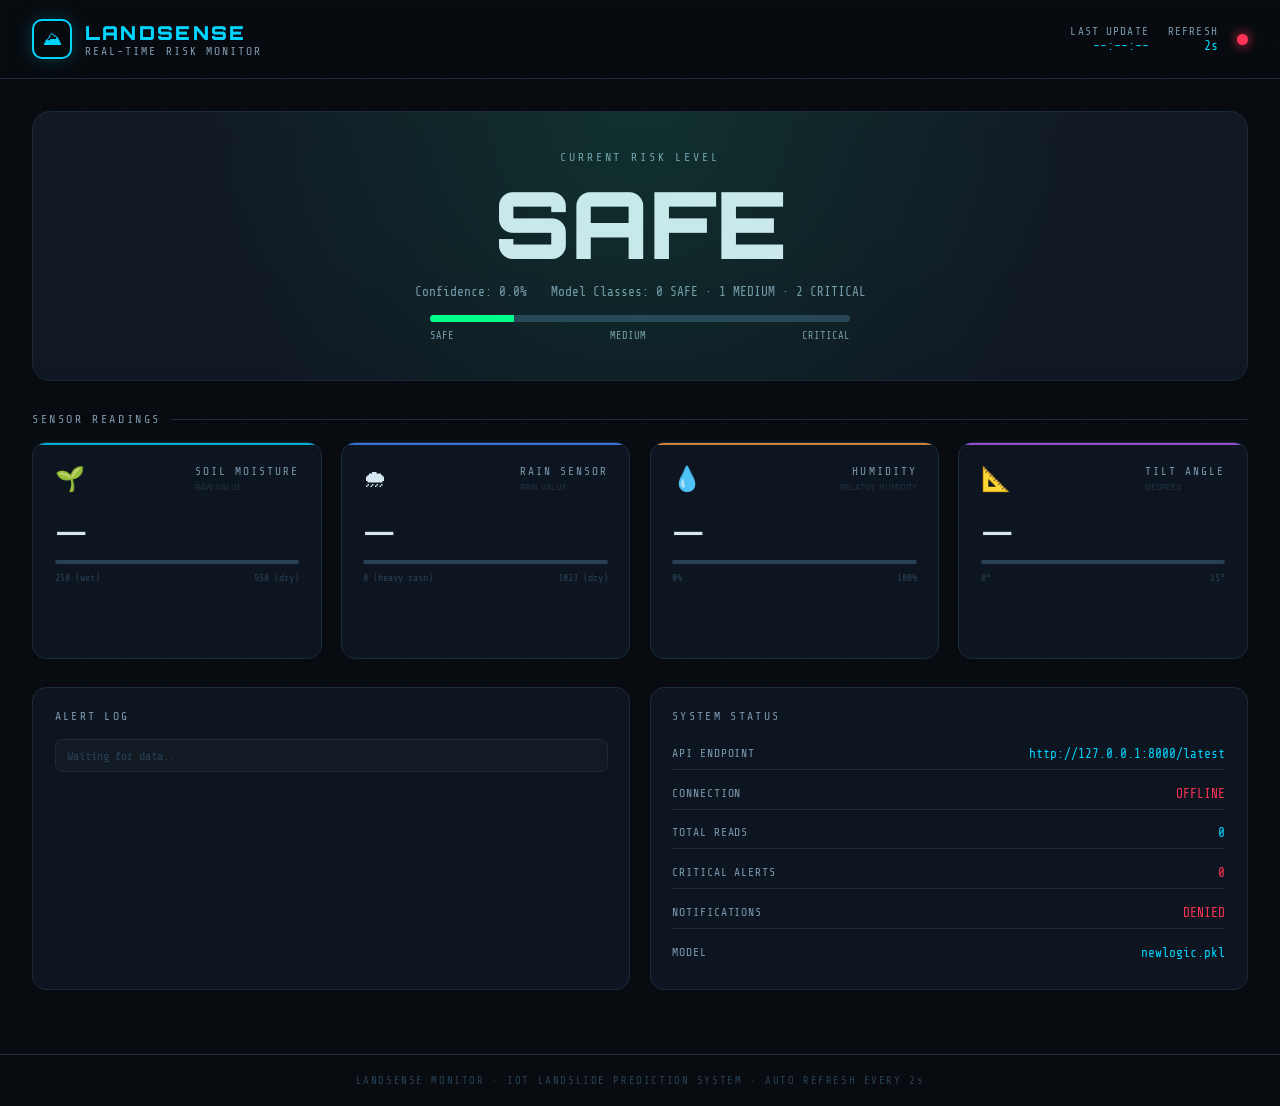
<file: index.html>
<!DOCTYPE html>
<html lang="en">
<head>
  <meta charset="UTF-8" />
  <meta name="viewport" content="width=device-width, initial-scale=1.0" />
  <title>LandSense Dashboard</title>
  <link rel="preconnect" href="https://fonts.googleapis.com">
  <link rel="preconnect" href="https://fonts.gstatic.com" crossorigin>
  <link href="https://fonts.googleapis.com/css2?family=Share+Tech+Mono&family=Rajdhani:wght@400;500;600;700&family=Orbitron:wght@500;700;900&display=swap" rel="stylesheet">
  <style>
    :root {
      --bg: #080c10;
      --surface: #0d1520;
      --surface-2: #101b28;
      --border: #1c2b3b;
      --muted: #294055;
      --text: #d7e7f2;
      --dim: #7c98ad;
      --accent: #00d4ff;
      --safe: #00ff88;
      --medium: #ffcc00;
      --critical: #ff3355;
      --font-mono: 'Share Tech Mono', monospace;
      --font-ui: 'Rajdhani', sans-serif;
      --font-hud: 'Orbitron', monospace;
      --shadow-safe: 0 0 24px rgba(0,255,136,.18);
      --shadow-medium: 0 0 24px rgba(255,204,0,.18);
      --shadow-critical: 0 0 28px rgba(255,51,85,.22);
    }
    * { box-sizing: border-box; margin: 0; padding: 0; }
    body {
      min-height: 100vh;
      background: var(--bg);
      color: var(--text);
      font-family: var(--font-ui);
      overflow-x: hidden;
      position: relative;
    }
    body::before {
      content: "";
      position: fixed;
      inset: 0;
      background-image:
        linear-gradient(rgba(0,212,255,.03) 1px, transparent 1px),
        linear-gradient(90deg, rgba(0,212,255,.03) 1px, transparent 1px);
      background-size: 40px 40px;
      pointer-events: none;
    }
    body::after {
      content: "";
      position: fixed;
      inset: 0;
      background: repeating-linear-gradient(0deg, transparent, transparent 2px, rgba(0,0,0,.06) 2px, rgba(0,0,0,.06) 4px);
      pointer-events: none;
    }
    .alert-banner {
      display: none;
      position: fixed;
      top: 0; left: 0; right: 0;
      z-index: 1000;
      background: var(--critical);
      color: #fff;
      text-align: center;
      padding: .7rem 1rem;
      font-family: var(--font-hud);
      letter-spacing: .12em;
      font-size: .85rem;
      animation: pulseBanner 1.2s ease-in-out infinite;
    }
    .alert-banner.visible { display: block; }
    @keyframes pulseBanner { 0%,100%{opacity:1} 50%{opacity:.6} }
    .high-overlay {
      display: none;
      position: fixed;
      inset: 0;
      z-index: 900;
      border: 3px solid var(--critical);
      box-shadow: inset 0 0 80px rgba(255,51,85,.18);
      pointer-events: none;
      animation: borderPulse 1s ease-in-out infinite;
    }
    .high-overlay.visible { display: block; }
    @keyframes borderPulse { 0%,100%{opacity:1} 50%{opacity:.35} }
    header {
      position: sticky;
      top: 0;
      z-index: 10;
      display: flex;
      justify-content: space-between;
      align-items: center;
      gap: 1rem;
      padding: 1.2rem 2rem;
      background: rgba(8,12,16,.92);
      backdrop-filter: blur(10px);
      border-bottom: 1px solid var(--border);
    }
    .logo { display: flex; align-items: center; gap: .8rem; }
    .logo-icon {
      width: 40px; height: 40px; border-radius: 10px;
      border: 2px solid var(--accent); color: var(--accent);
      display: grid; place-items: center;
      box-shadow: 0 0 18px rgba(0,212,255,.22);
      font-size: 1.2rem;
    }
    .logo-main {
      font-family: var(--font-hud);
      color: var(--accent);
      letter-spacing: .12em;
      font-size: 1.2rem;
      font-weight: 900;
    }
    .logo-sub {
      font-family: var(--font-mono);
      color: var(--dim);
      font-size: .72rem;
      letter-spacing: .18em;
    }
    .header-right { display: flex; align-items: center; gap: 1.2rem; flex-wrap: wrap; }
    .header-stat { text-align: right; }
    .header-stat .label {
      color: var(--dim);
      font-family: var(--font-mono);
      font-size: .7rem;
      letter-spacing: .1em;
    }
    .header-stat .val {
      color: var(--accent);
      font-family: var(--font-mono);
      font-size: .82rem;
    }
    .status-dot {
      width: 11px; height: 11px; border-radius: 50%;
      background: var(--safe); box-shadow: 0 0 12px var(--safe);
    }
    .refresh-ring {
      width: 18px; height: 18px; border-radius: 50%;
      border: 2px solid var(--border); border-top-color: var(--accent);
      display: none; animation: spin 1s linear infinite;
    }
    .refresh-ring.active { display: block; }
    @keyframes spin { to { transform: rotate(360deg); } }
    main {
      position: relative;
      z-index: 1;
      max-width: 1300px;
      margin: 0 auto;
      padding: 2rem 2rem 4rem;
    }
    .risk-hero {
      border: 1px solid var(--border);
      border-radius: 18px;
      background: linear-gradient(180deg, rgba(255,255,255,.02), rgba(255,255,255,.01)), var(--surface);
      padding: 2.4rem 1.5rem;
      text-align: center;
      position: relative;
      overflow: hidden;
      margin-bottom: 2rem;
      transition: border-color .3s, box-shadow .3s;
    }
    .risk-hero::before {
      content: "";
      position: absolute;
      inset: 0;
      background: radial-gradient(circle at top center, var(--risk-glow, rgba(0,255,136,.10)), transparent 68%);
      pointer-events: none;
    }
    .risk-label {
      font-family: var(--font-mono);
      color: var(--dim);
      font-size: .74rem;
      letter-spacing: .24em;
      margin-bottom: .9rem;
    }
    .risk-value {
      font-family: var(--font-hud);
      font-size: clamp(2.8rem, 8vw, 5.8rem);
      line-height: 1;
      font-weight: 900;
      margin-bottom: .9rem;
    }
    .risk-meta {
      display: flex; justify-content: center; gap: 1.5rem; flex-wrap: wrap;
      color: var(--dim); font-family: var(--font-mono); font-size: .8rem; margin-bottom: 1rem;
    }
    .risk-bar-wrap { max-width: 420px; margin: 0 auto; }
    .risk-bar-track { height: 7px; background: var(--muted); border-radius: 999px; overflow: hidden; }
    .risk-bar-fill { height: 100%; width: 20%; background: var(--safe); transition: width .5s, background .5s; }
    .risk-bar-labels {
      display: flex; justify-content: space-between; margin-top: .45rem;
      color: var(--dim); font-family: var(--font-mono); font-size: .65rem;
    }
    .section-title {
      display: flex; align-items: center; gap: .6rem;
      color: var(--dim); font-family: var(--font-mono);
      font-size: .74rem; letter-spacing: .22em; margin: 1rem 0 1rem;
    }
    .section-title::after { content: ""; flex: 1; height: 1px; background: var(--border); }
    .sensor-grid {
      display: grid;
      grid-template-columns: repeat(auto-fit, minmax(240px, 1fr));
      gap: 1.2rem;
      margin-bottom: 1.8rem;
    }
    .sensor-card {
      background: var(--surface);
      border: 1px solid var(--border);
      border-radius: 14px;
      padding: 1.35rem;
      position: relative;
      overflow: hidden;
    }
    .sensor-card::before {
      content: "";
      position: absolute;
      top: 0; left: 0; right: 0;
      height: 2px;
      background: var(--card-accent, var(--accent));
      opacity: .8;
    }
    .sensor-header {
      display: flex; justify-content: space-between; align-items: flex-start; gap: 1rem;
      margin-bottom: 1rem;
    }
    .sensor-icon { font-size: 1.5rem; }
    .sensor-name {
      color: var(--dim);
      font-family: var(--font-mono);
      font-size: .7rem;
      letter-spacing: .18em;
      text-align: right;
    }
    .sensor-unit { color: var(--muted); font-size: .64rem; margin-top: .18rem; }
    .sensor-value {
      font-family: var(--font-hud);
      font-size: 2.45rem;
      line-height: 1;
      margin-bottom: .65rem;
      transition: color .3s;
    }
    .sensor-value span { font-size: .95rem; color: var(--dim); font-family: var(--font-ui); }
    .sensor-bar { height: 4px; background: var(--muted); border-radius: 999px; overflow: hidden; margin-bottom: .5rem; }
    .sensor-bar-fill { height: 100%; width: 0%; background: var(--card-accent, var(--accent)); transition: width .5s, background .3s; }
    .sensor-range {
      display: flex; justify-content: space-between; color: var(--muted);
      font-family: var(--font-mono); font-size: .62rem;
    }
    .sparkline-wrap { margin-top: .8rem; height: 40px; }
    .sparkline-wrap canvas { width: 100%; height: 40px; display: block; }
    .bottom-row {
      display: grid; grid-template-columns: 1fr 1fr; gap: 1.2rem;
    }
    .panel {
      background: var(--surface);
      border: 1px solid var(--border);
      border-radius: 14px;
      padding: 1.35rem;
    }
    .panel-title {
      color: var(--dim); font-family: var(--font-mono); font-size: .72rem;
      letter-spacing: .2em; margin-bottom: 1rem;
    }
    .alert-log {
      display: flex; flex-direction: column; gap: .55rem;
      max-height: 250px; overflow-y: auto;
    }
    .alert-entry {
      display: flex; align-items: center; gap: .7rem;
      padding: .55rem .7rem; border-radius: 8px;
      border: 1px solid var(--border); background: rgba(255,255,255,.02);
      font-family: var(--font-mono); font-size: .76rem;
    }
    .alert-dot { width: 8px; height: 8px; border-radius: 50%; flex-shrink: 0; }
    .alert-dot.SAFE { background: var(--safe); box-shadow: 0 0 8px var(--safe); }
    .alert-dot.MEDIUM { background: var(--medium); box-shadow: 0 0 8px var(--medium); }
    .alert-dot.CRITICAL { background: var(--critical); box-shadow: 0 0 8px var(--critical); }
    .alert-time { margin-left: auto; color: var(--muted); font-size: .66rem; }
    .status-grid { display: flex; flex-direction: column; gap: .55rem; }
    .status-row {
      display: flex; justify-content: space-between; gap: 1rem;
      padding: .5rem 0; border-bottom: 1px solid var(--border);
    }
    .status-row:last-child { border-bottom: none; }
    .status-key {
      color: var(--dim); font-family: var(--font-mono); font-size: .72rem; letter-spacing: .08em;
    }
    .status-val {
      color: var(--accent); font-family: var(--font-mono); font-size: .8rem; text-align: right;
    }
    .flash { animation: flash .35s ease; }
    @keyframes flash { 0% { opacity: .35; } 100% { opacity: 1; } }
    footer {
      border-top: 1px solid var(--border);
      color: var(--muted); text-align: center; padding: 1.2rem;
      font-family: var(--font-mono); font-size: .66rem; letter-spacing: .15em;
    }
    @media (max-width: 760px) {
      header { padding: 1rem 1rem; flex-wrap: wrap; }
      main { padding: 1rem 1rem 3rem; }
      .bottom-row { grid-template-columns: 1fr; }
      .sensor-grid { grid-template-columns: 1fr 1fr; }
    }
    @media (max-width: 560px) {
      .sensor-grid { grid-template-columns: 1fr; } 
      .risk-meta { flex-direction: column; gap: .4rem; }
    }
  </style>
</head>
<body>
  <div class="alert-banner" id="alert-banner">CRITICAL LANDSLIDE RISK DETECTED · IMMEDIATE ATTENTION REQUIRED</div>
  <div class="high-overlay" id="high-overlay"></div>

  <header>
    <div class="logo">
      <div class="logo-icon">⛰</div>
      <div>
        <div class="logo-main">LANDSENSE</div>
        <div class="logo-sub">REAL-TIME RISK MONITOR</div>
      </div>
    </div>

    <div class="header-right">
      <div class="header-stat">
        <div class="label">LAST UPDATE</div>
        <div class="val" id="last-update">--:--:--</div>
      </div>
      <div class="header-stat">
        <div class="label">REFRESH</div>
        <div class="val">2s</div>
      </div>
      <div class="refresh-ring" id="refresh-ring"></div>
      <div class="status-dot" id="conn-dot"></div>
    </div>
  </header>

  <main>
    <section class="risk-hero" id="risk-hero">
      <div class="risk-label">CURRENT RISK LEVEL</div>
      <div class="risk-value" id="risk-value">SAFE</div>
      <div class="risk-meta">
        <div id="risk-confidence">Confidence: 0.0%</div>
        <div id="risk-class-id">Model Classes: 0 SAFE · 1 MEDIUM · 2 CRITICAL</div>
      </div>
      <div class="risk-bar-wrap">
        <div class="risk-bar-track"><div class="risk-bar-fill" id="risk-bar"></div></div>
        <div class="risk-bar-labels"><span>SAFE</span><span>MEDIUM</span><span>CRITICAL</span></div>
      </div>
    </section>

    <div class="section-title">SENSOR READINGS</div>
    <section class="sensor-grid">
      <article class="sensor-card" style="--card-accent:#00d4ff;">
        <div class="sensor-header">
          <div class="sensor-icon">🌱</div>
          <div>
            <div class="sensor-name">SOIL MOISTURE</div>
            <div class="sensor-unit">RAW VALUE</div>
          </div>
        </div>
        <div class="sensor-value" id="val-soil">—<span></span></div>
        <div class="sensor-bar"><div class="sensor-bar-fill" id="bar-soil"></div></div>
        <div class="sensor-range"><span>250 (wet)</span><span>950 (dry)</span></div>
        <div class="sparkline-wrap"><canvas id="spark-soil"></canvas></div>
      </article>

      <article class="sensor-card" style="--card-accent:#4488ff;">
        <div class="sensor-header">
          <div class="sensor-icon">🌧</div>
          <div>
            <div class="sensor-name">RAIN SENSOR</div>
            <div class="sensor-unit">RAW VALUE</div>
          </div>
        </div>
        <div class="sensor-value" id="val-rain">—<span></span></div>
        <div class="sensor-bar"><div class="sensor-bar-fill" id="bar-rain"></div></div>
        <div class="sensor-range"><span>0 (heavy rain)</span><span>1023 (dry)</span></div>
        <div class="sparkline-wrap"><canvas id="spark-rain"></canvas></div>
      </article>

      <article class="sensor-card" style="--card-accent:#ff9b3d;">
        <div class="sensor-header">
          <div class="sensor-icon">💧</div>
          <div>
            <div class="sensor-name">HUMIDITY</div>
            <div class="sensor-unit">RELATIVE HUMIDITY</div>
          </div>
        </div>
        <div class="sensor-value" id="val-humidity">—<span></span></div>
        <div class="sensor-bar"><div class="sensor-bar-fill" id="bar-humidity"></div></div>
        <div class="sensor-range"><span>0%</span><span>100%</span></div>
        <div class="sparkline-wrap"><canvas id="spark-humidity"></canvas></div>
      </article>

      <article class="sensor-card" style="--card-accent:#b05cff;">
        <div class="sensor-header">
          <div class="sensor-icon">📐</div>
          <div>
            <div class="sensor-name">TILT ANGLE</div>
            <div class="sensor-unit">DEGREES</div>
          </div>
        </div>
        <div class="sensor-value" id="val-tilt">—<span></span></div>
        <div class="sensor-bar"><div class="sensor-bar-fill" id="bar-tilt"></div></div>
        <div class="sensor-range"><span>0°</span><span>15°</span></div>
        <div class="sparkline-wrap"><canvas id="spark-tilt"></canvas></div>
      </article>
    </section>

    <section class="bottom-row">
      <div class="panel">
        <div class="panel-title">ALERT LOG</div>
        <div class="alert-log" id="alert-log">
          <div class="alert-entry" style="color:var(--muted)">
            <span style="font-size:.75rem">Waiting for data...</span>
          </div>
        </div>
      </div>

      <div class="panel">
        <div class="panel-title">SYSTEM STATUS</div>
        <div class="status-grid">
          <div class="status-row"><span class="status-key">API ENDPOINT</span><span class="status-val" id="st-endpoint">/latest</span></div>
          <div class="status-row"><span class="status-key">CONNECTION</span><span class="status-val" id="st-conn">CONNECTING...</span></div>
          <div class="status-row"><span class="status-key">TOTAL READS</span><span class="status-val" id="st-reads">0</span></div>
          <div class="status-row"><span class="status-key">CRITICAL ALERTS</span><span class="status-val" id="st-criticals" style="color:var(--critical)">0</span></div>
          <div class="status-row"><span class="status-key">NOTIFICATIONS</span><span class="status-val" id="st-notif">PENDING</span></div>
          <div class="status-row"><span class="status-key">MODEL</span><span class="status-val">newlogic.pkl</span></div>
        </div>
      </div>
    </section>
  </main>

  <footer>LANDSENSE MONITOR · IOT LANDSLIDE PREDICTION SYSTEM · AUTO REFRESH EVERY 2s</footer>

  <script>
    const CONFIG = {
      APIURL: 'http://127.0.0.1:8000/latest',
      REFRESH_MS: 2000,
      DEMO_MODE: false,
      MAX_LOG: 50,
      SPARK_POINTS: 20
    };

    const state = {
      totalReads: 0,
      criticalAlerts: 0,
      notifGranted: false,
      isPolling: false,
      sparkData: {
        soil: [],
        rain: [],
        humidity: [],
        tilt: []
      }
    };

    const RISK_MAP = {
      SAFE: { color: 'var(--safe)', glow: 'rgba(0,255,136,.10)', width: '16%', shadow: 'var(--shadow-safe)' },
      MEDIUM: { color: 'var(--medium)', glow: 'rgba(255,204,0,.12)', width: '56%', shadow: 'var(--shadow-medium)' },
      CRITICAL: { color: 'var(--critical)', glow: 'rgba(255,51,85,.16)', width: '96%', shadow: 'var(--shadow-critical)' }
    };

    function normalizeResponse(res) {
      if (!res || typeof res !== 'object' || !res.data) return null;
      return {
        risk: String(res.risk || 'SAFE').toUpperCase(),
        confidence: Number(res.confidence || 0),
        soil: Number(res.data.soil),
        rain: Number(res.data.rain),
        humidity: Number(res.data.humidity),
        tilt: Number(res.data.tilt)
      };
    }

    function getDemoData() {
      const samples = [
        { risk: 'SAFE', confidence: 0.98, data: { soil: 880, rain: 980, humidity: 55, tilt: 1 } },
        { risk: 'SAFE', confidence: 0.93, data: { soil: 760, rain: 860, humidity: 68, tilt: 2 } },
        { risk: 'MEDIUM', confidence: 0.78, data: { soil: 520, rain: 430, humidity: 82, tilt: 4 } },
        { risk: 'CRITICAL', confidence: 0.99, data: { soil: 320, rain: 120, humidity: 92, tilt: 12 } }
      ];
      return samples[Math.floor(Math.random() * samples.length)];
    }

    async function fetchData() {
      if (CONFIG.DEMO_MODE) return getDemoData();
      const res = await fetch(CONFIG.APIURL, { cache: 'no-store' });
      if (!res.ok) throw new Error(`HTTP ${res.status}`);
      return await res.json();
    }

    function updateRisk(risk) {
      const cfg = RISK_MAP[risk] || RISK_MAP.SAFE;
      const hero = document.getElementById('risk-hero');
      const val = document.getElementById('risk-value');
      const bar = document.getElementById('risk-bar');
      const overlay = document.getElementById('high-overlay');
      const banner = document.getElementById('alert-banner');

      val.textContent = risk;
      val.style.color = cfg.color;
      val.style.textShadow = `0 0 26px ${cfg.color}`;
      bar.style.width = cfg.width;
      bar.style.background = cfg.color;
      hero.style.setProperty('--risk-glow', cfg.glow);
      hero.style.borderColor = cfg.color;
      hero.style.boxShadow = cfg.shadow;
      overlay.classList.toggle('visible', risk === 'CRITICAL');
      banner.classList.toggle('visible', risk === 'CRITICAL');
    }

    function updateConfidence(confidence) {
      const pct = Math.max(0, Math.min(1, confidence)) * 100;
      document.getElementById('risk-confidence').textContent = `Confidence: ${pct.toFixed(1)}%`;
    }

    function getSensorColor(id, value) {
      if (id === 'soil') {
        if (value <= 400) return 'var(--critical)';
        if (value <= 650) return 'var(--medium)';
        return 'var(--safe)';
      }
      if (id === 'rain') {
        if (value <= 250) return 'var(--critical)';
        if (value <= 650) return 'var(--medium)';
        return 'var(--safe)';
      }
      if (id === 'humidity') {
        if (value >= 85) return 'var(--critical)';
        if (value >= 70) return 'var(--medium)';
        return 'var(--safe)';
      }
      if (id === 'tilt') {
        if (value >= 10) return 'var(--critical)';
        if (value >= 4) return 'var(--medium)';
        return 'var(--safe)';
      }
      return 'var(--accent)';
    }

    function displayFormat(id, value) {
      if (id === 'humidity') return `${value.toFixed(1)}<span>%</span>`;
      if (id === 'tilt') return `${value.toFixed(2)}<span>°</span>`;
      return `${value.toFixed(0)}<span></span>`;
    }

    function toBarPercent(id, value) {
      if (id === 'soil') {
        return Math.max(0, Math.min(100, ((950 - value) / 700) * 100));
      }
      if (id === 'rain') {
        return Math.max(0, Math.min(100, ((1023 - value) / 1023) * 100));
      }
      if (id === 'humidity') {
        return Math.max(0, Math.min(100, value));
      }
      if (id === 'tilt') {
        return Math.max(0, Math.min(100, (value / 15) * 100));
      }
      return 0;
    }

    function updateSensor(id, value) {
      const valEl = document.getElementById(`val-${id}`);
      const barEl = document.getElementById(`bar-${id}`);
      if (!valEl || !barEl || Number.isNaN(value)) return;

      valEl.classList.remove('flash');
      void valEl.offsetWidth;
      valEl.classList.add('flash');

      const color = getSensorColor(id, value);
      const percent = toBarPercent(id, value);

      valEl.innerHTML = displayFormat(id, value);
      valEl.style.color = color;
      barEl.style.width = `${percent}%`;
      barEl.style.background = color;
      barEl.style.boxShadow = `0 0 14px ${color}`;

      const arr = state.sparkData[id];
      arr.push(value);
      if (arr.length > CONFIG.SPARK_POINTS) arr.shift();
      drawSparkline(`spark-${id}`, arr, id);
    }

    function drawSparkline(canvasId, data, id) {
      const canvas = document.getElementById(canvasId);
      if (!canvas || data.length < 2) return;
      const rect = canvas.getBoundingClientRect();
      const width = Math.max(200, rect.width || 200);
      const height = 40;
      const dpr = window.devicePixelRatio || 1;
      canvas.width = width * dpr;
      canvas.height = height * dpr;
      const ctx = canvas.getContext('2d');
      ctx.setTransform(dpr, 0, 0, dpr, 0, 0);
      ctx.clearRect(0, 0, width, height);

      const ranges = {
        soil: [250, 950],
        rain: [0, 1023],
        humidity: [0, 100],
        tilt: [0, 15]
      };
      const [minV, maxV] = ranges[id] || [0, 100];
      const step = width / (data.length - 1);
      const accent = getComputedStyle(canvas.closest('.sensor-card')).getPropertyValue('--card-accent').trim() || '#00d4ff';

      ctx.beginPath();
      data.forEach((v, i) => {
        const x = i * step;
        const y = height - (((v - minV) / (maxV - minV)) * height * 0.85) - 3;
        if (i === 0) ctx.moveTo(x, y);
        else ctx.lineTo(x, y);
      });
      ctx.strokeStyle = accent;
      ctx.lineWidth = 1.6;
      ctx.stroke();
    }

    function addLog(risk, json) {
      const log = document.getElementById('alert-log');
      if (log.children.length === 1 && log.textContent.includes('Waiting for data')) log.innerHTML = '';
      const time = new Date().toTimeString().slice(0, 8);
      const entry = document.createElement('div');
      entry.className = 'alert-entry';
      entry.innerHTML = `
        <div class="alert-dot ${risk}"></div>
        <span style="color:${RISK_MAP[risk].color};font-weight:700;">${risk}</span>
        <span style="color:var(--dim)">S${json.soil} · R${json.rain} · H${json.humidity} · T${json.tilt}</span>
        <span class="alert-time">${time}</span>
      `;
      log.prepend(entry);
      while (log.children.length > CONFIG.MAX_LOG) log.removeChild(log.lastChild);
    }

    const AlertManager = {
      evaluate(risk, json) {
        if (risk === 'CRITICAL') {
          this.triggerBrowserNotification(json);
          this.triggerSound();
        }
      },
      triggerSound() {
        try {
          const audioCtx = new (window.AudioContext || window.webkitAudioContext)();
          [220, 330, 440].forEach((freq, i) => {
            const osc = audioCtx.createOscillator();
            const gain = audioCtx.createGain();
            osc.connect(gain);
            gain.connect(audioCtx.destination);
            osc.frequency.value = freq;
            osc.type = 'square';
            gain.gain.setValueAtTime(0.15, audioCtx.currentTime + i * 0.18);
            gain.gain.exponentialRampToValueAtTime(0.001, audioCtx.currentTime + i * 0.18 + 0.15);
            osc.start(audioCtx.currentTime + i * 0.18);
            osc.stop(audioCtx.currentTime + i * 0.18 + 0.18);
          });
        } catch (e) {}
      },
      triggerBrowserNotification(json) {
        if (!state.notifGranted) return;
        new Notification('CRITICAL LANDSLIDE RISK', {
          body: `Soil ${json.soil}, Rain ${json.rain}, Humidity ${json.humidity}, Tilt ${json.tilt}`,
          tag: 'landslide-critical'
        });
      }
    };

    async function poll() {
      if (state.isPolling) return;
      state.isPolling = true;

      const ring = document.getElementById('refresh-ring');
      const connEl = document.getElementById('st-conn');
      const readsEl = document.getElementById('st-reads');
      const criticalsEl = document.getElementById('st-criticals');
      const updEl = document.getElementById('last-update');
      const dot = document.getElementById('conn-dot');

      ring.classList.add('active');
      try {
        const res = await fetchData();
        const json = normalizeResponse(res);
        if (!json) throw new Error('Invalid payload');

        updateRisk(json.risk);
        updateConfidence(json.confidence);
        updateSensor('soil', json.soil);
        updateSensor('rain', json.rain);
        updateSensor('humidity', json.humidity);
        updateSensor('tilt', json.tilt);
        addLog(json.risk, json);
        AlertManager.evaluate(json.risk, json);

        state.totalReads += 1;
        if (json.risk === 'CRITICAL') state.criticalAlerts += 1;

        readsEl.textContent = state.totalReads;
        criticalsEl.textContent = state.criticalAlerts;
        updEl.textContent = new Date().toTimeString().slice(0, 8);
        connEl.textContent = CONFIG.DEMO_MODE ? 'DEMO MODE' : 'ONLINE';
        connEl.style.color = CONFIG.DEMO_MODE ? 'var(--medium)' : 'var(--safe)';
        dot.style.background = 'var(--safe)';
        dot.style.boxShadow = '0 0 12px var(--safe)';
      } catch (err) {
        connEl.textContent = 'OFFLINE';
        connEl.style.color = 'var(--critical)';
        dot.style.background = 'var(--critical)';
        dot.style.boxShadow = '0 0 12px var(--critical)';
        console.error('Fetch error:', err);
      } finally {
        ring.classList.remove('active');
        state.isPolling = false;
      }
    }

    async function requestNotifPermission() {
      if (!('Notification' in window)) return;
      const perm = await Notification.requestPermission();
      state.notifGranted = perm === 'granted';
      document.getElementById('st-notif').textContent = state.notifGranted ? 'ENABLED' : 'DENIED';
      document.getElementById('st-notif').style.color = state.notifGranted ? 'var(--safe)' : 'var(--critical)';
    }

    async function init() {
      document.getElementById('st-endpoint').textContent = CONFIG.APIURL;
      await requestNotifPermission();
      await poll();
      setInterval(poll, CONFIG.REFRESH_MS);
    }

    init();
  </script>
</body>
</html>
</file>
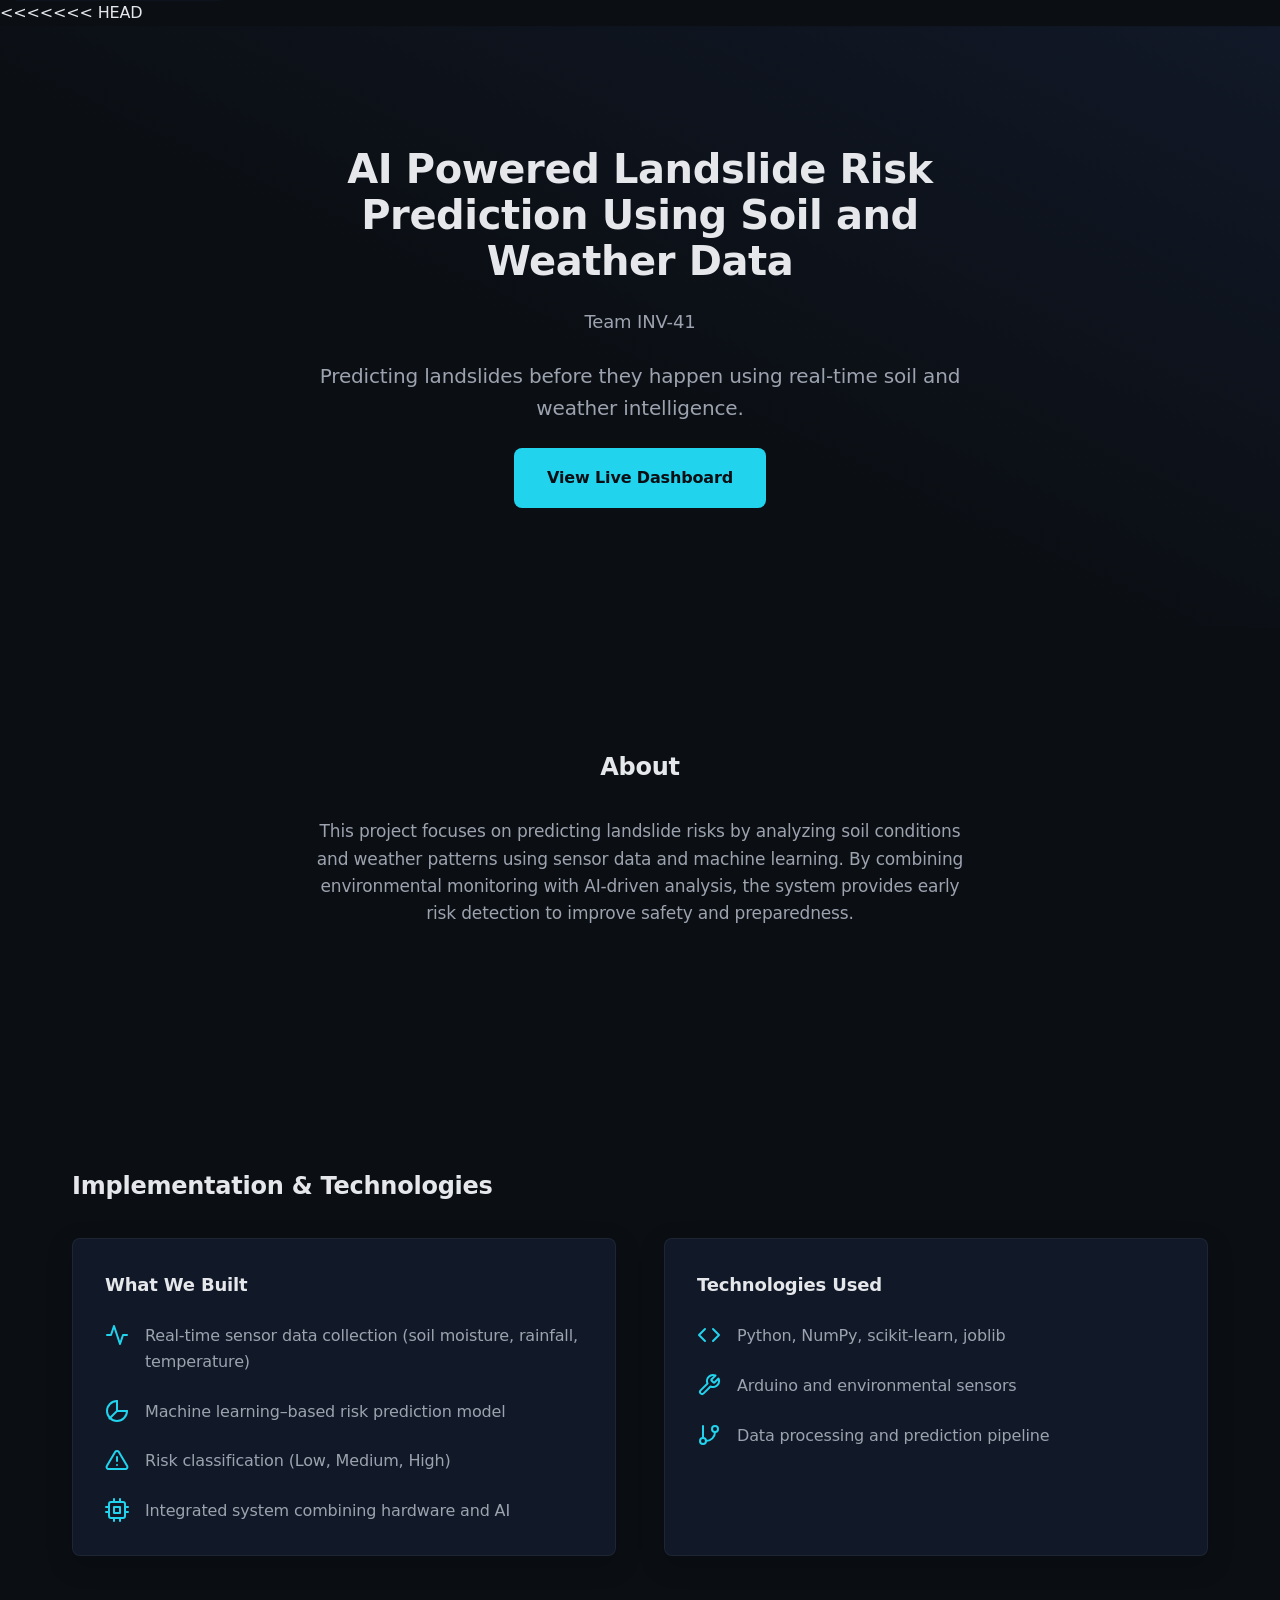
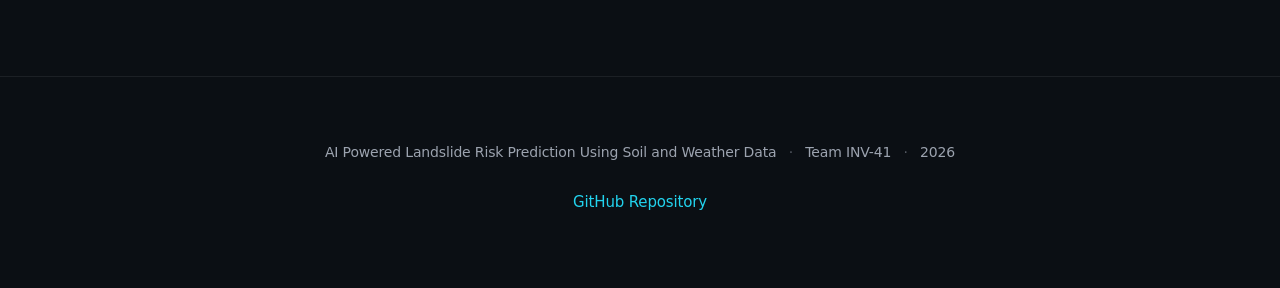
<file: index2.html>
<!DOCTYPE html>
<html lang="en">
<head>
<<<<<<< HEAD
  <meta charset="UTF-8" />
  <meta name="viewport" content="width=device-width, initial-scale=1.0" />
  <meta name="description" content="AI Powered Landslide Risk Prediction Using Soil and Weather Data — Team INV-41." />
  <title>AI Powered Landslide Risk Prediction Using Soil and Weather Data — Team INV-41</title>
  <link rel="stylesheet" href="style.css" />
</head>
<body>
  <a class="skip-link" href="#main">Skip to main content</a>

  <!-- Hero -->
  <header class="hero">
    <div class="hero__bg" aria-hidden="true"></div>
    <div class="container hero__inner fade-in">
      <h1 class="hero__title">AI Powered Landslide Risk Prediction Using Soil and Weather Data</h1>
      <p class="hero__team">Team INV-41</p>
      <p class="hero__tagline">Predicting landslides before they happen using real-time soil and weather intelligence.</p>
      <a class="btn btn--primary" href="#">View Live Dashboard</a>
    </div>
  </header>

  <main id="main">
    <!-- About -->
    <section class="section section--about" aria-labelledby="about-heading">
      <div class="container">
        <h2 id="about-heading" class="section__title reveal">About</h2>
        <div class="about__body reveal">
          <p class="about__text">
            This project focuses on predicting landslide risks by analyzing soil conditions and weather patterns using sensor data and machine learning. By combining environmental monitoring with AI-driven analysis, the system provides early risk detection to improve safety and preparedness.
          </p>
        </div>
      </div>
    </section>

    <!-- Implementation & Technologies -->
    <section class="section section--details" aria-labelledby="details-heading">
      <div class="container">
        <h2 id="details-heading" class="section__title reveal">Implementation &amp; Technologies</h2>
        <div class="details-grid">
          <article class="panel reveal" tabindex="0" aria-labelledby="panel-what-we-built">
            <h3 class="panel__title" id="panel-what-we-built">What We Built</h3>
            <ul class="feature-list" role="list">
              <li class="feature-list__item">
                <span class="feature-list__icon" aria-hidden="true">
                  <svg width="24" height="24" viewBox="0 0 24 24" fill="none" stroke="currentColor" stroke-width="2" stroke-linecap="round" stroke-linejoin="round"><path d="M22 12h-4l-3 9L9 3l-3 9H2"/></svg>
                </span>
                <span>Real-time sensor data collection (soil moisture, rainfall, temperature)</span>
              </li>
              <li class="feature-list__item">
                <span class="feature-list__icon" aria-hidden="true">
                  <svg width="24" height="24" viewBox="0 0 24 24" fill="none" stroke="currentColor" stroke-width="2" stroke-linecap="round" stroke-linejoin="round"><path d="M12 2a10 10 0 1 0 10 10H12V2z"/><path d="M12 2v10h10"/><path d="M12 12L4.5 19.5"/></svg>
                </span>
                <span>Machine learning–based risk prediction model</span>
              </li>
              <li class="feature-list__item">
                <span class="feature-list__icon" aria-hidden="true">
                  <svg width="24" height="24" viewBox="0 0 24 24" fill="none" stroke="currentColor" stroke-width="2" stroke-linecap="round" stroke-linejoin="round"><path d="M10.29 3.86L1.82 18a2 2 0 0 0 1.71 3h16.94a2 2 0 0 0 1.71-3L13.71 3.86a2 2 0 0 0-3.42 0z"/><line x1="12" y1="9" x2="12" y2="13"/><line x1="12" y1="17" x2="12.01" y2="17"/></svg>
                </span>
                <span>Risk classification (Low, Medium, High)</span>
              </li>
              <li class="feature-list__item">
                <span class="feature-list__icon" aria-hidden="true">
                  <svg width="24" height="24" viewBox="0 0 24 24" fill="none" stroke="currentColor" stroke-width="2" stroke-linecap="round" stroke-linejoin="round"><rect x="4" y="4" width="16" height="16" rx="2" ry="2"/><rect x="9" y="9" width="6" height="6"/><line x1="9" y1="1" x2="9" y2="4"/><line x1="15" y1="1" x2="15" y2="4"/><line x1="9" y1="20" x2="9" y2="23"/><line x1="15" y1="20" x2="15" y2="23"/><line x1="20" y1="9" x2="23" y2="9"/><line x1="20" y1="14" x2="23" y2="14"/><line x1="1" y1="9" x2="4" y2="9"/><line x1="1" y1="14" x2="4" y2="14"/></svg>
                </span>
                <span>Integrated system combining hardware and AI</span>
              </li>
            </ul>
          </article>
          <article class="panel reveal" tabindex="0" aria-labelledby="panel-technologies">
            <h3 class="panel__title" id="panel-technologies">Technologies Used</h3>
            <ul class="feature-list" role="list">
              <li class="feature-list__item">
                <span class="feature-list__icon" aria-hidden="true">
                  <svg width="24" height="24" viewBox="0 0 24 24" fill="none" stroke="currentColor" stroke-width="2" stroke-linecap="round" stroke-linejoin="round"><polyline points="16 18 22 12 16 6"/><polyline points="8 6 2 12 8 18"/></svg>
                </span>
                <span>Python, NumPy, scikit-learn, joblib</span>
              </li>
              <li class="feature-list__item">
                <span class="feature-list__icon" aria-hidden="true">
                  <svg width="24" height="24" viewBox="0 0 24 24" fill="none" stroke="currentColor" stroke-width="2" stroke-linecap="round" stroke-linejoin="round"><path d="M14.7 6.3a1 1 0 0 0 0 1.4l1.6 1.6a1 1 0 0 0 1.4 0l3.77-3.77a6 6 0 0 1-7.94 7.94l-6.91 6.91a2.12 2.12 0 0 1-3-3l6.91-6.91a6 6 0 0 1 7.94-7.94l-3.76 3.76z"/></svg>
                </span>
                <span>Arduino and environmental sensors</span>
              </li>
              <li class="feature-list__item">
                <span class="feature-list__icon" aria-hidden="true">
                  <svg width="24" height="24" viewBox="0 0 24 24" fill="none" stroke="currentColor" stroke-width="2" stroke-linecap="round" stroke-linejoin="round"><line x1="6" y1="3" x2="6" y2="15"/><circle cx="18" cy="6" r="3"/><circle cx="6" cy="18" r="3"/><path d="M18 9a9 9 0 0 1-9 9"/></svg>
                </span>
                <span>Data processing and prediction pipeline</span>
              </li>
            </ul>
          </article>
        </div>
      </div>
    </section>
  </main>

  <!-- Footer -->
  <footer class="footer">
    <div class="container footer__inner">
      <p class="footer__line">
        <span class="footer__name">AI Powered Landslide Risk Prediction Using Soil and Weather Data</span>
        <span class="footer__sep" aria-hidden="true">·</span>
        <span>Team INV-41</span>
        <span class="footer__sep" aria-hidden="true">·</span>
        <span>2026</span>
      </p>
      <p class="footer__links">
        <a class="footer__link" href="#">GitHub Repository</a>
      </p>
    </div>
  </footer>

  <noscript>
    <style>
      .fade-in,
      .reveal {
        opacity: 1 !important;
        transform: none !important;
      }
    </style>
  </noscript>

  <script src="script.js" defer></script>
</script>
</body>
</html>
</file>
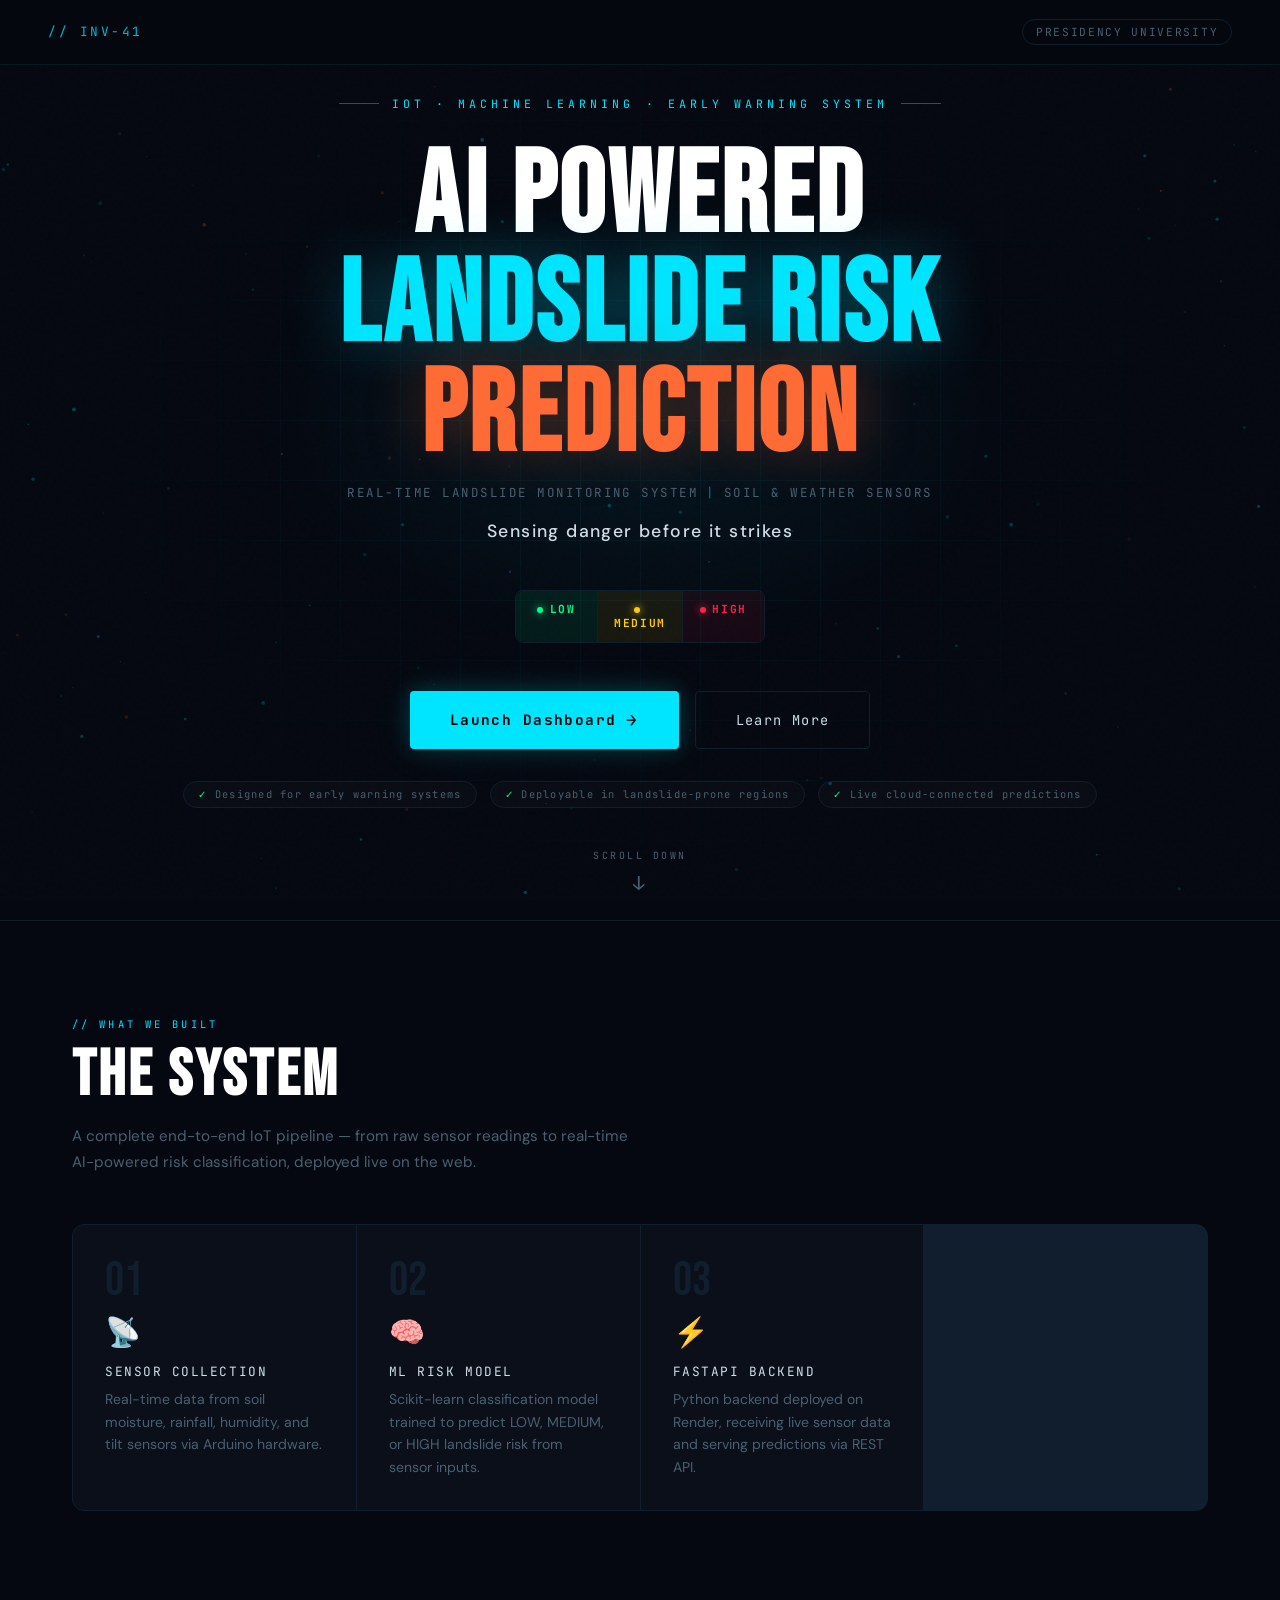
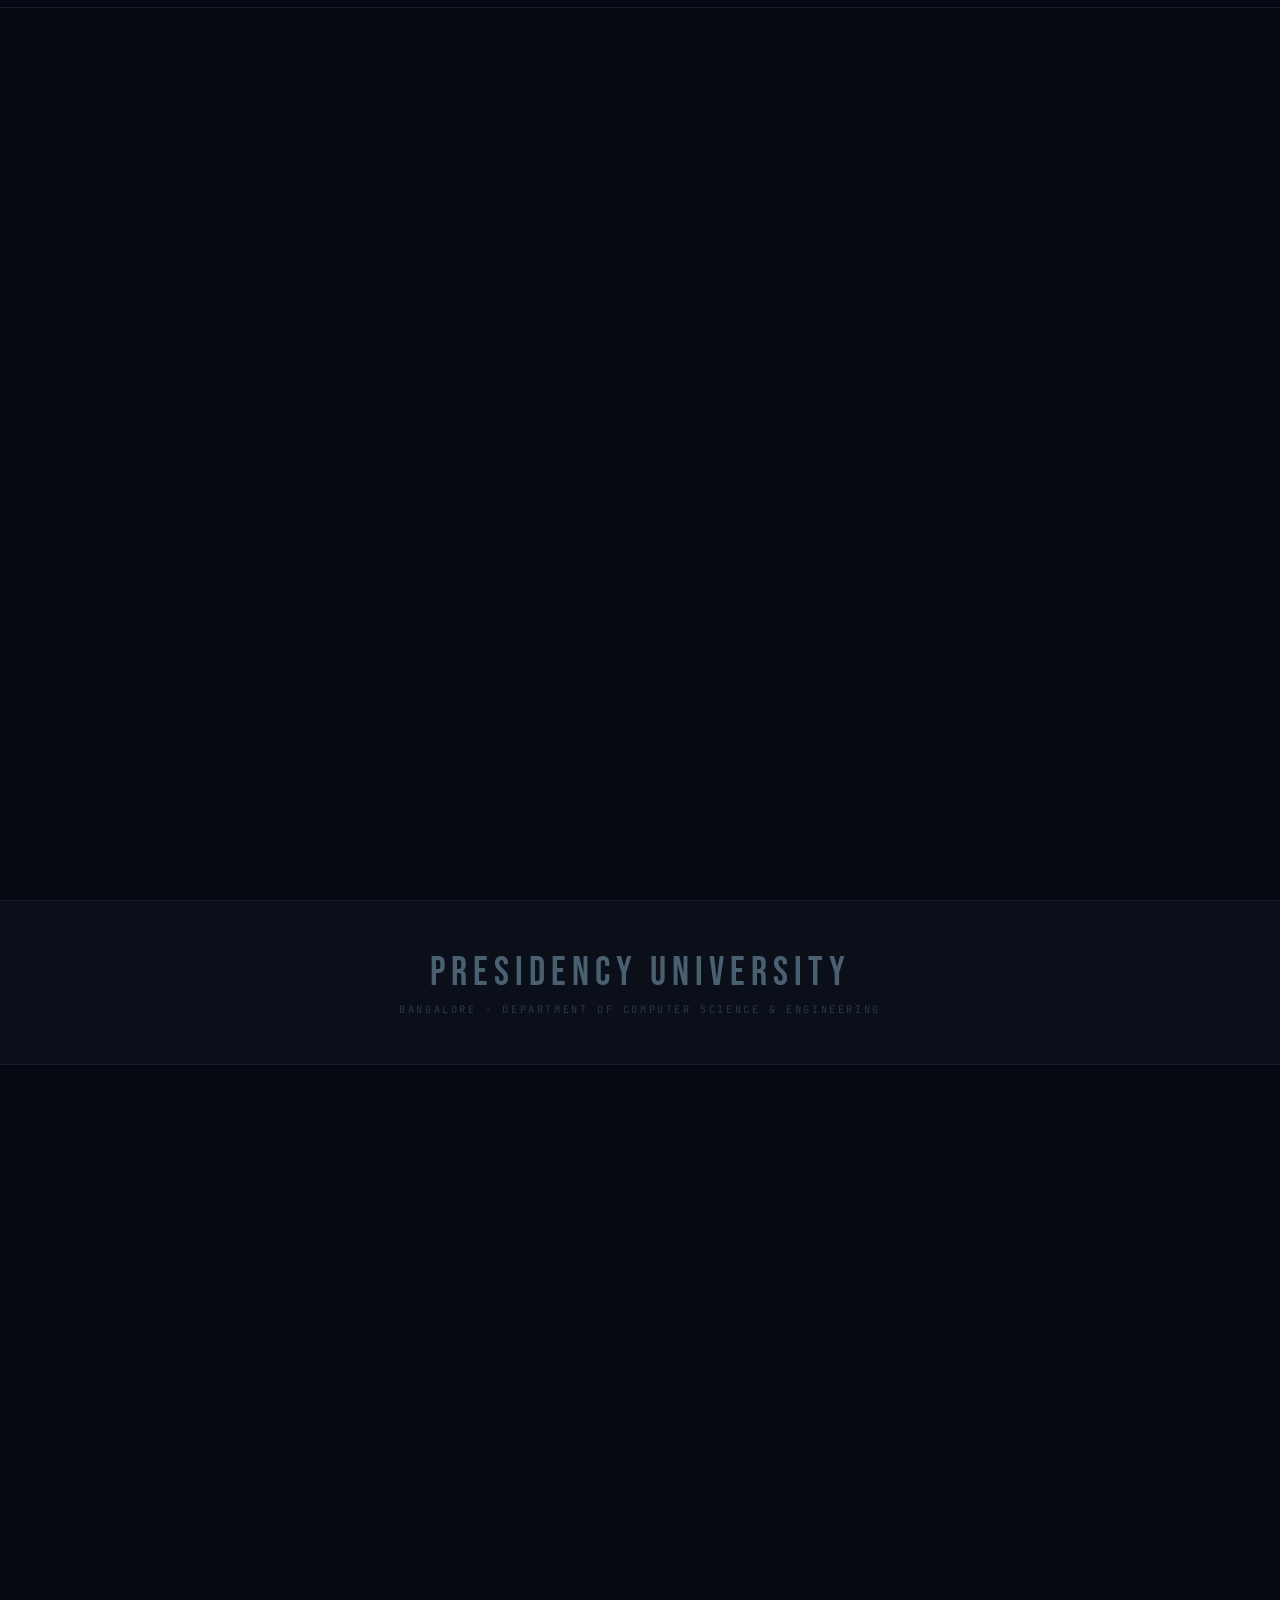
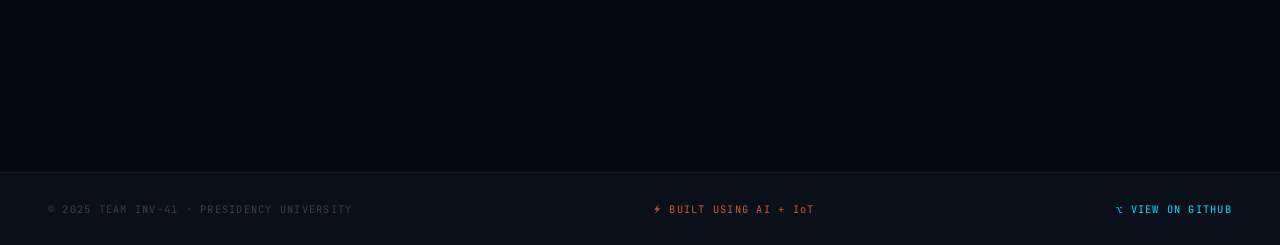
<file: landing.html>
<!DOCTYPE html>
<html lang="en">
<head>
<meta charset="UTF-8"/>
<meta name="viewport" content="width=device-width, initial-scale=1.0"/>
<title>INV-41 — AI Landslide Risk Prediction</title>
<link href="https://fonts.googleapis.com/css2?family=Bebas+Neue&family=DM+Sans:wght@300;400;500&family=JetBrains+Mono:wght@400;700&display=swap" rel="stylesheet"/>
<style>
:root {
  --bg:       #050810;
  --surface:  #0a0f1a;
  --border:   #111e2e;
  --accent:   #00e5ff;
  --accent2:  #ff6b35;
  --text:     #d0dde8;
  --dim:      #4a6070;
  --danger:   #ff2244;
  --safe:     #00ff88;
  --warn:     #ffcc00;
}

*, *::before, *::after { box-sizing: border-box; margin: 0; padding: 0; }
html { scroll-behavior: smooth; }

body {
  background: var(--bg);
  color: var(--text);
  font-family: 'DM Sans', sans-serif;
  overflow-x: hidden;
}

/* ── CANVAS ── */
#bg-canvas {
  position: fixed;
  inset: 0;
  z-index: 0;
  opacity: .5;
}

/* ── NOISE ── */
body::after {
  content: '';
  position: fixed;
  inset: 0;
  background-image: url("data:image/svg+xml,%3Csvg viewBox='0 0 256 256' xmlns='http://www.w3.org/2000/svg'%3E%3Cfilter id='noise'%3E%3CfeTurbulence type='fractalNoise' baseFrequency='0.9' numOctaves='4' stitchTiles='stitch'/%3E%3C/filter%3E%3Crect width='100%25' height='100%25' filter='url(%23noise)' opacity='0.04'/%3E%3C/svg%3E");
  pointer-events: none;
  z-index: 1;
  opacity: .4;
}

/* ── NAV ── */
nav {
  position: fixed;
  top: 0; left: 0; right: 0;
  z-index: 100;
  display: flex;
  align-items: center;
  justify-content: space-between;
  padding: 1.2rem 3rem;
  border-bottom: 1px solid rgba(0,229,255,.08);
  background: rgba(5,8,16,.8);
  backdrop-filter: blur(20px);
}
.nav-logo {
  font-family: 'JetBrains Mono', monospace;
  font-size: .8rem;
  color: var(--accent);
  letter-spacing: .2em;
  opacity: .8;
}
.nav-badge {
  font-family: 'JetBrains Mono', monospace;
  font-size: .7rem;
  color: var(--dim);
  letter-spacing: .15em;
  border: 1px solid var(--border);
  padding: .3rem .8rem;
  border-radius: 20px;
}

/* ── HERO ── */
.hero {
  position: relative;
  z-index: 2;
  min-height: 100vh;
  display: flex;
  flex-direction: column;
  align-items: center;
  justify-content: center;
  text-align: center;
  padding: 6rem 2rem 7rem;
  overflow: hidden;
}

/* FIX 1: Hero grid + glow */
.hero-grid {
  position: absolute;
  inset: 0;
  background-image:
    linear-gradient(rgba(0,229,255,.04) 1px, transparent 1px),
    linear-gradient(90deg, rgba(0,229,255,.04) 1px, transparent 1px);
  background-size: 60px 60px;
  pointer-events: none;
  z-index: 0;
  -webkit-mask-image: radial-gradient(ellipse at 50% 50%, black 20%, transparent 75%);
  mask-image: radial-gradient(ellipse at 50% 50%, black 20%, transparent 75%);
}
.hero-glow {
  position: absolute;
  top: 45%; left: 50%;
  transform: translate(-50%, -50%);
  width: 800px; height: 500px;
  background: radial-gradient(ellipse, rgba(0,229,255,.07) 0%, transparent 70%);
  pointer-events: none;
  z-index: 0;
}

.hero-eyebrow {
  position: relative; z-index: 1;
  font-family: 'JetBrains Mono', monospace;
  font-size: .72rem;
  letter-spacing: .35em;
  color: var(--accent);
  text-transform: uppercase;
  margin-bottom: 2rem;
  opacity: 0;
  animation: fadeUp .8s ease .2s forwards;
  display: flex;
  align-items: center;
  gap: .8rem;
}
.hero-eyebrow::before, .hero-eyebrow::after {
  content: '';
  width: 40px;
  height: 1px;
  background: var(--accent);
  opacity: .4;
}

.hero-title {
  position: relative; z-index: 1;
  font-family: 'Bebas Neue', sans-serif;
  font-size: clamp(3.5rem, 9vw, 8rem);
  line-height: .95;
  letter-spacing: .03em;
  color: #fff;
  margin-bottom: .8rem;
  opacity: 0;
  animation: fadeUp .9s ease .4s forwards;
}
.hero-title .line2 {
  color: var(--accent);
  display: block;
  text-shadow: 0 0 60px rgba(0,229,255,.3);
}
.hero-title .line3 {
  color: var(--accent2);
  display: block;
  text-shadow: 0 0 60px rgba(255,107,53,.3);
}

/* FIX 4: System identity line */
.hero-identity {
  position: relative; z-index: 1;
  font-family: 'JetBrains Mono', monospace;
  font-size: .78rem;
  letter-spacing: .2em;
  color: var(--dim);
  text-transform: uppercase;
  margin-bottom: 1.2rem;
  opacity: 0;
  animation: fadeUp .9s ease .5s forwards;
}
.hero-identity span {
  color: rgba(0,229,255,.5);
  margin: 0 .5rem;
}

.hero-tagline {
  position: relative; z-index: 1;
  font-size: 1.1rem;
  font-weight: 300;
  color: var(--dim);
  letter-spacing: .08em;
  margin-bottom: 3rem;
  opacity: 0;
  animation: fadeUp .9s ease .6s forwards;
}
.hero-tagline em {
  color: var(--text);
  font-style: normal;
  font-weight: 500;
}

.hero-cta {
  position: relative; z-index: 1;
  opacity: 0;
  animation: fadeUp .9s ease .8s forwards;
  display: flex;
  gap: 1rem;
  flex-wrap: wrap;
  justify-content: center;
}

/* FIX 2: Stronger CTA */
.btn-primary {
  display: inline-flex;
  align-items: center;
  gap: .6rem;
  background: var(--accent);
  color: #000;
  font-family: 'JetBrains Mono', monospace;
  font-size: .9rem;
  font-weight: 700;
  letter-spacing: .1em;
  padding: 1.1rem 2.5rem;
  border-radius: 4px;
  text-decoration: none;
  transition: transform .2s, box-shadow .2s;
  box-shadow: 0 0 20px rgba(0,229,255,.2), 0 0 40px rgba(0,229,255,.1), 0 4px 15px rgba(0,0,0,.4);
}
.btn-primary:hover {
  transform: translateY(-3px);
  box-shadow: 0 0 30px rgba(0,229,255,.5), 0 0 60px rgba(0,229,255,.2), 0 8px 25px rgba(0,0,0,.4);
}
.btn-primary .arrow {
  font-size: 1.1rem;
  transition: transform .2s;
}
.btn-primary:hover .arrow { transform: translateX(4px); }

.btn-secondary {
  display: inline-flex;
  align-items: center;
  gap: .6rem;
  background: transparent;
  color: var(--text);
  font-family: 'JetBrains Mono', monospace;
  font-size: .85rem;
  letter-spacing: .1em;
  padding: 1.1rem 2.5rem;
  border-radius: 4px;
  border: 1px solid var(--border);
  text-decoration: none;
  transition: border-color .2s, color .2s;
}
.btn-secondary:hover {
  border-color: var(--accent);
  color: var(--accent);
}

/* FIX 5: Credibility pills */
.hero-cred {
  position: relative; z-index: 1;
  display: flex;
  gap: .8rem;
  flex-wrap: wrap;
  justify-content: center;
  margin-top: 2rem;
  opacity: 0;
  animation: fadeUp .9s ease 1s forwards;
}
.cred-pill {
  font-family: 'JetBrains Mono', monospace;
  font-size: .65rem;
  letter-spacing: .12em;
  color: var(--dim);
  border: 1px solid var(--border);
  padding: .35rem .9rem;
  border-radius: 20px;
  background: rgba(255,255,255,.02);
}
.cred-pill::before { content: '✓  '; color: var(--safe); }

/* scroll indicator */
.scroll-hint {
  position: absolute;
  bottom: 1.5rem;
  left: 0;
  right: 0;
  margin: 0 auto;
  width: fit-content;
  display: flex;
  flex-direction: column;
  align-items: center;
  gap: .5rem;
  font-family: 'JetBrains Mono', monospace;
  font-size: .62rem;
  color: var(--dim);
  letter-spacing: .25em;
  opacity: 0;
  animation: fadeUp .9s ease 1.4s forwards;
  z-index: 10;
  text-decoration: none;
  cursor: pointer;
  transition: color .2s;
}
.scroll-hint:hover { color: var(--accent); }
.scroll-arrow {
  font-size: 1.2rem;
  animation: bounceDown 1.6s ease-in-out infinite;
  display: block;
}
@keyframes bounceDown {
  0%,100% { transform: translateY(0); opacity: .5; }
  50%      { transform: translateY(6px); opacity: 1; }
}

/* ── RISK STRIP ── */
.risk-strip {
  position: relative; z-index: 1;
  display: flex;
  justify-content: center;
  gap: 0;
  margin: 0 auto 3rem;
  max-width: 500px;
  border-radius: 8px;
  overflow: visible;
  border: 1px solid var(--border);
  opacity: 0;
  animation: fadeUp .9s ease 1s forwards;
}
.risk-pill {
  flex: 1;
  text-align: center;
  padding: .7rem 1rem;
  font-family: 'JetBrains Mono', monospace;
  font-size: .7rem;
  letter-spacing: .15em;
  font-weight: 700;
  cursor: default;
  transition: transform .25s ease, box-shadow .25s ease, background .25s ease, letter-spacing .25s ease;
  position: relative;
}
.risk-pill.low  { background: rgba(0,255,136,.08); color: var(--safe); border-right: 1px solid var(--border); border-radius: 8px 0 0 8px; }
.risk-pill.med  { background: rgba(255,204,0,.08);  color: var(--warn); border-right: 1px solid var(--border); }
.risk-pill.high { background: rgba(255,34,68,.08);  color: var(--danger); border-radius: 0 8px 8px 0; }
.risk-pill.low:hover  { background: rgba(0,255,136,.18); box-shadow: 0 0 20px rgba(0,255,136,.3), inset 0 0 20px rgba(0,255,136,.06); transform: translateY(-4px) scale(1.05); letter-spacing: .22em; z-index:2; }
.risk-pill.med:hover  { background: rgba(255,204,0,.18);  box-shadow: 0 0 20px rgba(255,204,0,.3),  inset 0 0 20px rgba(255,204,0,.06);  transform: translateY(-4px) scale(1.05); letter-spacing: .22em; z-index:2; }
.risk-pill.high:hover { background: rgba(255,34,68,.2);   box-shadow: 0 0 24px rgba(255,34,68,.4),  inset 0 0 20px rgba(255,34,68,.08);  transform: translateY(-4px) scale(1.05); letter-spacing: .22em; z-index:2; animation: highShake .3s ease; }
@keyframes highShake { 0%,100%{transform:translateY(-4px) scale(1.05) translateX(0)} 25%{transform:translateY(-4px) scale(1.05) translateX(-3px)} 75%{transform:translateY(-4px) scale(1.05) translateX(3px)} }
.risk-pill .dot { display: inline-block; width: 6px; height: 6px; border-radius: 50%; margin-right: .4rem; vertical-align: middle; transition: box-shadow .3s; }
.risk-pill.low  .dot { background: var(--safe);   box-shadow: 0 0 8px var(--safe); }
.risk-pill.med  .dot { background: var(--warn);   box-shadow: 0 0 8px var(--warn); }
.risk-pill.high .dot { background: var(--danger); box-shadow: 0 0 8px var(--danger); animation: dangerBlink 1s infinite; }
.risk-pill.low:hover  .dot { box-shadow: 0 0 14px var(--safe),   0 0 28px var(--safe); }
.risk-pill.med:hover  .dot { box-shadow: 0 0 14px var(--warn),   0 0 28px var(--warn); }
.risk-pill.high:hover .dot { box-shadow: 0 0 14px var(--danger), 0 0 32px var(--danger); }
@keyframes dangerBlink { 0%,100%{opacity:1} 50%{opacity:.3} }
/* tooltip */
.risk-pill .tip { position:absolute; bottom:calc(100% + 10px); left:50%; transform:translateX(-50%) translateY(4px); background:var(--surface); border:1px solid var(--border); border-radius:6px; padding:.35rem .8rem; font-size:.6rem; letter-spacing:.1em; white-space:nowrap; opacity:0; pointer-events:none; transition:opacity .2s, transform .2s; z-index:20; }
.risk-pill:hover .tip { opacity:1; transform:translateX(-50%) translateY(0); }

/* ── SECTIONS ── */
section {
  position: relative;
  z-index: 2;
  max-width: 1200px;
  margin: 0 auto;
  padding: 6rem 2rem;
}
.section-label {
  font-family: 'JetBrains Mono', monospace;
  font-size: .65rem;
  letter-spacing: .3em;
  color: var(--accent);
  text-transform: uppercase;
  margin-bottom: .8rem;
}
.section-heading {
  font-family: 'Bebas Neue', sans-serif;
  font-size: clamp(2.5rem, 5vw, 4rem);
  letter-spacing: .05em;
  color: #fff;
  margin-bottom: 1rem;
  line-height: 1;
}
.section-sub {
  font-size: .95rem;
  color: var(--dim);
  max-width: 560px;
  line-height: 1.7;
  margin-bottom: 3rem;
}

/* ── BUILT GRID — FIX 3: scale + glow on hover ── */
.built-grid {
  display: grid;
  grid-template-columns: repeat(auto-fit, minmax(260px, 1fr));
  gap: 1px;
  background: var(--border);
  border: 1px solid var(--border);
  border-radius: 12px;
  overflow: hidden;
}
.built-card {
  background: var(--surface);
  padding: 2rem;
  transition: background .3s, transform .3s, box-shadow .3s;
  position: relative;
  overflow: hidden;
}
.built-card:hover {
  background: #0d1828;
  transform: scale(1.02);
  box-shadow: 0 0 24px rgba(0,229,255,.08), inset 0 0 0 1px rgba(0,229,255,.15);
  z-index: 2;
}
.built-card::before {
  content: '';
  position: absolute;
  top: 0; left: 0; right: 0;
  height: 2px;
  background: var(--card-color, var(--accent));
  transform: scaleX(0);
  transform-origin: left;
  transition: transform .4s ease;
}
.built-card:hover::before { transform: scaleX(1); }
.built-num {
  font-family: 'Bebas Neue', sans-serif;
  font-size: 3rem;
  color: var(--border);
  line-height: 1;
  margin-bottom: .5rem;
  transition: color .3s, opacity .3s;
}
.built-card:hover .built-num { color: var(--card-color, var(--accent)); opacity: .3; }
.built-icon { font-size: 1.8rem; margin-bottom: .8rem; }
.built-title {
  font-family: 'JetBrains Mono', monospace;
  font-size: .8rem;
  letter-spacing: .12em;
  color: var(--text);
  margin-bottom: .5rem;
  text-transform: uppercase;
}
.built-desc { font-size: .88rem; color: var(--dim); line-height: 1.6; }

/* ── TECH GRID ── */
.tech-grid {
  display: grid;
  grid-template-columns: repeat(auto-fit, minmax(180px, 1fr));
  gap: 1rem;
}
.tech-card {
  background: var(--surface);
  border: 1px solid var(--border);
  border-radius: 10px;
  padding: 1.5rem;
  text-align: center;
  transition: border-color .3s, transform .3s, box-shadow .3s;
  cursor: default;
}
.tech-card:hover {
  border-color: var(--accent);
  transform: translateY(-4px);
  box-shadow: 0 8px 24px rgba(0,229,255,.08);
}
.tech-icon { font-size: 2rem; margin-bottom: .8rem; display: block; }
.tech-name {
  font-family: 'JetBrains Mono', monospace;
  font-size: .75rem;
  letter-spacing: .1em;
  color: var(--text);
  margin-bottom: .3rem;
}
.tech-role { font-size: .75rem; color: var(--dim); }

/* ── AI CHIPS ── */
.ai-row {
  display: flex;
  flex-wrap: wrap;
  gap: 1rem;
  margin-top: 1rem;
}
.ai-chip {
  display: flex;
  align-items: center;
  gap: .6rem;
  background: var(--surface);
  border: 1px solid var(--border);
  border-radius: 40px;
  padding: .6rem 1.2rem;
  font-family: 'JetBrains Mono', monospace;
  font-size: .75rem;
  color: var(--text);
  letter-spacing: .08em;
  transition: border-color .3s, color .3s;
}
.ai-chip:hover { border-color: var(--accent2); color: var(--accent2); }
.ai-chip-dot {
  width: 7px; height: 7px;
  border-radius: 50%;
  background: var(--accent2);
  box-shadow: 0 0 8px var(--accent2);
}

/* ── TEAM ── */
.team-grid {
  display: flex;
  flex-wrap: wrap;
  gap: 1rem;
  justify-content: center;
}
.team-card {
  background: var(--surface);
  border: 1px solid var(--border);
  border-radius: 12px;
  padding: 2rem 2.5rem;
  text-align: center;
  min-width: 160px;
  transition: border-color .3s, transform .3s;
  position: relative;
  overflow: hidden;
}
.team-card::after {
  content: '';
  position: absolute;
  bottom: 0; left: 0; right: 0;
  height: 2px;
  background: linear-gradient(90deg, var(--accent), var(--accent2));
  transform: scaleX(0);
  transition: transform .4s;
}
.team-card:hover { border-color: rgba(0,229,255,.3); transform: translateY(-4px); }
.team-card:hover::after { transform: scaleX(1); }
.team-avatar {
  width: 52px; height: 52px;
  border-radius: 50%;
  background: var(--border);
  display: flex; align-items: center; justify-content: center;
  font-size: 1.4rem;
  margin: 0 auto 1rem;
  border: 2px solid var(--border);
  transition: border-color .3s;
}
.team-card:hover .team-avatar { border-color: var(--accent); }
.team-name {
  font-family: 'Bebas Neue', sans-serif;
  font-size: 1.3rem;
  letter-spacing: .08em;
  color: #fff;
  margin-bottom: .2rem;
}
.team-role {
  font-family: 'JetBrains Mono', monospace;
  font-size: .6rem;
  color: var(--dim);
  letter-spacing: .15em;
}
.team-badge {
  display: inline-block;
  font-family: 'JetBrains Mono', monospace;
  font-size: .7rem;
  letter-spacing: .2em;
  color: var(--accent);
  border: 1px solid rgba(0,229,255,.2);
  padding: .4rem 1rem;
  border-radius: 20px;
  margin-bottom: 3rem;
  background: rgba(0,229,255,.04);
}

/* ── UNI BAR ── */
.uni-bar {
  position: relative;
  z-index: 2;
  text-align: center;
  padding: 3rem 2rem;
  border-top: 1px solid var(--border);
  border-bottom: 1px solid var(--border);
  background: var(--surface);
}
.uni-name {
  font-family: 'Bebas Neue', sans-serif;
  font-size: clamp(1.5rem, 4vw, 2.5rem);
  letter-spacing: .15em;
  color: var(--dim);
}
.uni-sub {
  font-family: 'JetBrains Mono', monospace;
  font-size: .65rem;
  color: var(--dim);
  letter-spacing: .25em;
  margin-top: .3rem;
  opacity: .5;
}

/* FIX 6: Better footer */
footer {
  position: relative;
  z-index: 2;
  display: flex;
  align-items: center;
  justify-content: space-between;
  flex-wrap: wrap;
  gap: 1rem;
  padding: 1.8rem 3rem;
  border-top: 1px solid var(--border);
  background: var(--surface);
  font-family: 'JetBrains Mono', monospace;
  font-size: .65rem;
  color: var(--dim);
  letter-spacing: .12em;
}
.footer-left { opacity: .6; }
.footer-center {
  display: flex;
  align-items: center;
  gap: .5rem;
  color: var(--accent2);
  opacity: .8;
}
.footer-center::before { content: '⚡'; }
.footer-right a {
  color: var(--accent);
  text-decoration: none;
  display: flex;
  align-items: center;
  gap: .4rem;
  transition: opacity .2s;
}
.footer-right a:hover { opacity: .7; }

/* ── DIVIDER ── */
.divider {
  position: relative;
  z-index: 2;
  width: 100%;
  height: 1px;
  background: var(--border);
}

/* ── ANIMATIONS ── */
@keyframes fadeUp {
  from { opacity: 0; transform: translateY(24px); }
  to   { opacity: 1; transform: translateY(0); }
}
.reveal {
  opacity: 0;
  transform: translateY(40px);
  transition: opacity 1s ease, transform 1s ease;
}
.reveal.visible { opacity: 1; transform: translateY(0); }

/* ── RESPONSIVE ── */
@media (max-width: 600px) {
  nav { padding: 1rem 1.5rem; }
  .hero { padding: 5rem 1.2rem 3rem; }
  section { padding: 4rem 1.2rem; }
  .team-grid { gap: .8rem; }
  .team-card { min-width: 130px; padding: 1.5rem; }
  footer { flex-direction: column; text-align: center; padding: 1.5rem; }
}
</style>
</head>
<body>

<canvas id="bg-canvas"></canvas>

<!-- NAV -->
<nav>
  <div class="nav-logo">// INV-41</div>
  <div class="nav-badge">PRESIDENCY UNIVERSITY</div>
</nav>

<!-- HERO -->
<section class="hero">
  <div class="hero-grid"></div>
  <div class="hero-glow"></div>

  <div class="hero-eyebrow">IoT · Machine Learning · Early Warning System</div>

  <h1 class="hero-title">
    AI POWERED
    <span class="line2">LANDSLIDE RISK</span>
    <span class="line3">PREDICTION</span>
  </h1>

  <!-- FIX 4 -->
  <div class="hero-identity">Real-time landslide monitoring system<span>|</span>Soil & Weather Sensors</div>

  <p class="hero-tagline"><em>Sensing danger before it strikes</em></p>

  <div class="risk-strip">
    <div class="risk-pill low"><span class="dot"></span>LOW<span class="tip">Safe zone — minimal risk</span></div>
    <div class="risk-pill med"><span class="dot"></span>MEDIUM<span class="tip">Caution — monitor closely</span></div>
    <div class="risk-pill high"><span class="dot"></span>HIGH<span class="tip">⚠ DANGER — take action</span></div>
  </div>

  <div class="hero-cta">
    <a href="https://landslideprediction41.netlify.app" class="btn-primary">
      Launch Dashboard <span class="arrow">→</span>
    </a>
    <a href="#about" class="btn-secondary">Learn More</a>
  </div>

  <!-- FIX 5 -->
  <div class="hero-cred">
    <div class="cred-pill">Designed for early warning systems</div>
    <div class="cred-pill">Deployable in landslide-prone regions</div>
    <div class="cred-pill">Live cloud-connected predictions</div>
  </div>

  <a class="scroll-hint" href="#about">
    SCROLL DOWN
    <span class="scroll-arrow">↓</span>
  </a>
</section>

<div class="divider"></div>

<!-- WHAT WE BUILT -->
<section id="about">
  <div class="reveal">
    <div class="section-label">// What We Built</div>
    <h2 class="section-heading">THE SYSTEM</h2>
    <p class="section-sub">A complete end-to-end IoT pipeline — from raw sensor readings to real-time AI-powered risk classification, deployed live on the web.</p>
  </div>

  <div class="built-grid">
    <div class="built-card reveal" style="--card-color:#00e5ff">
      <div class="built-num">01</div>
      <div class="built-icon">📡</div>
      <div class="built-title">Sensor Collection</div>
      <div class="built-desc">Real-time data from soil moisture, rainfall, humidity, and tilt sensors via Arduino hardware.</div>
    </div>
    <div class="built-card reveal" style="--card-color:#00ff88">
      <div class="built-num">02</div>
      <div class="built-icon">🧠</div>
      <div class="built-title">ML Risk Model</div>
      <div class="built-desc">Scikit-learn classification model trained to predict LOW, MEDIUM, or HIGH landslide risk from sensor inputs.</div>
    </div>
    <div class="built-card reveal" style="--card-color:#ff6b35">
      <div class="built-num">03</div>
      <div class="built-icon">⚡</div>
      <div class="built-title">FastAPI Backend</div>
      <div class="built-desc">Python backend deployed on Render, receiving live sensor data and serving predictions via REST API.</div>
    </div>
    <div class="built-card reveal" style="--card-color:#aa44ff">
      <div class="built-num">04</div>
      <div class="built-icon">🌐</div>
      <div class="built-title">Live Dashboard</div>
      <div class="built-desc">Real-time web dashboard with alerts, sparklines, and risk visualization — accessible from any device worldwide.</div>
    </div>
  </div>
</section>

<div class="divider"></div>

<!-- TECH STACK -->
<section>
  <div class="reveal">
    <div class="section-label">// Stack</div>
    <h2 class="section-heading">TECHNOLOGIES USED</h2>
    <p class="section-sub">Hardware to cloud — every layer built from scratch by the team.</p>
  </div>

  <div class="tech-grid reveal">
    <div class="tech-card"><span class="tech-icon">🐍</span><div class="tech-name">Python</div><div class="tech-role">Core language</div></div>
    <div class="tech-card"><span class="tech-icon">⚗️</span><div class="tech-name">FastAPI</div><div class="tech-role">Backend API</div></div>
    <div class="tech-card"><span class="tech-icon">🤖</span><div class="tech-name">Scikit-learn</div><div class="tech-role">ML model</div></div>
    <div class="tech-card"><span class="tech-icon">🔧</span><div class="tech-name">Arduino</div><div class="tech-role">Hardware sensors</div></div>
    <div class="tech-card"><span class="tech-icon">🌿</span><div class="tech-name">GitHub</div><div class="tech-role">Version control</div></div>
    <div class="tech-card"><span class="tech-icon">▲</span><div class="tech-name">Netlify</div><div class="tech-role">Frontend deploy</div></div>
    <div class="tech-card"><span class="tech-icon">🎯</span><div class="tech-name">Render</div><div class="tech-role">Backend deploy</div></div>
    <div class="tech-card"><span class="tech-icon">📊</span><div class="tech-name">NumPy / Joblib</div><div class="tech-role">Data processing</div></div>
  </div>

  <div style="margin-top:3rem" class="reveal">
    <div class="section-label">// AI Tools Used</div>
    <h3 style="font-family:'Bebas Neue',sans-serif;font-size:2rem;letter-spacing:.05em;color:#fff;margin-bottom:1rem">POWERED BY AI</h3>
    <div class="ai-row">
      <div class="ai-chip"><span class="ai-chip-dot"></span>Claude (Anthropic)</div>
      <div class="ai-chip"><span class="ai-chip-dot"></span>Claude Code</div>
      <div class="ai-chip"><span class="ai-chip-dot"></span>ChatGPT (OpenAI)</div>
      <div class="ai-chip"><span class="ai-chip-dot"></span>Grok (xAI)</div>
      <div class="ai-chip"><span class="ai-chip-dot"></span>Netlify AI Agent</div>
      <div class="ai-chip"><span class="ai-chip-dot"></span>Scikit-learn ML</div>
      <div class="ai-chip"><span class="ai-chip-dot"></span>GitHub Copilot</div>
    </div>
  </div>
</section>

<div class="uni-bar">
  <div class="uni-name">PRESIDENCY UNIVERSITY</div>
  <div class="uni-sub">BANGALORE · DEPARTMENT OF COMPUTER SCIENCE & ENGINEERING</div>
</div>

<!-- TEAM -->
<section style="text-align:center">
  <div class="reveal">
    <div class="section-label">// The People</div>
    <h2 class="section-heading">TEAM INV-41</h2>
    <p class="section-sub" style="margin:0 auto 1.5rem">Five engineers. One system. Built from the ground up.</p>
    <div class="team-badge">⚡ INV-41 · ACTIVE</div>
  </div>

  <div class="team-grid reveal">
    <div class="team-card" style="border-color:rgba(0,229,255,.4);box-shadow:0 0 20px rgba(0,229,255,.06)">
      <div class="team-avatar" style="border-color:var(--accent);box-shadow:0 0 12px rgba(0,229,255,.2)">👨‍💻</div>
      <div class="team-name">Aryan</div>
      <div class="team-role" style="color:var(--accent)">// TEAM LEADER</div>
    </div>
    <div class="team-card">
      <div class="team-avatar">👨‍💻</div>
      <div class="team-name">Aalam</div>
      <div class="team-role">// TEAM MEMBER</div>
    </div>
    <div class="team-card">
      <div class="team-avatar">👨‍💻</div>
      <div class="team-name">Dawar</div>
      <div class="team-role">// TEAM MEMBER</div>
    </div>
    <div class="team-card">
      <div class="team-avatar">👨‍💻</div>
      <div class="team-name">Sreeshant</div>
      <div class="team-role">// TEAM MEMBER</div>
    </div>
    <div class="team-card">
      <div class="team-avatar">👨‍💻</div>
      <div class="team-name">Likithraju</div>
      <div class="team-role">// TEAM MEMBER</div>
    </div>
  </div>

  <div style="margin-top:3rem" class="reveal">
    <a href="https://landslideprediction41.netlify.app" class="btn-primary" style="display:inline-flex">
      Launch Risk Dashboard <span class="arrow">→</span>
    </a>
  </div>
</section>

<!-- FIX 6: Better footer -->
<footer>
  <div class="footer-left">© 2025 TEAM INV-41 · PRESIDENCY UNIVERSITY</div>
  <div class="footer-center">BUILT USING AI + IoT</div>
  <div class="footer-right">
    <a href="https://github.com/Aalam23z/Landslide-dashboard" target="_blank">
      ⌥ VIEW ON GITHUB
    </a>
  </div>
</footer>

<script>
const canvas = document.getElementById('bg-canvas');
const ctx    = canvas.getContext('2d');
let W, H, particles = [];

function resize() {
  W = canvas.width  = window.innerWidth;
  H = canvas.height = window.innerHeight;
}
resize();
window.addEventListener('resize', resize);

class Particle {
  constructor() { this.reset(); }
  reset() {
    this.x  = Math.random() * W;
    this.y  = Math.random() * H;
    this.vx = (Math.random() - .5) * .3;
    this.vy = (Math.random() - .5) * .3;
    this.r  = Math.random() * 1.5 + .5;
    this.a  = Math.random() * .4 + .1;
    this.color = Math.random() > .7 ? '#ff6b35' : '#00e5ff';
  }
  update() {
    this.x += this.vx;
    this.y += this.vy;
    if (this.x < 0 || this.x > W || this.y < 0 || this.y > H) this.reset();
  }
  draw() {
    ctx.beginPath();
    ctx.arc(this.x, this.y, this.r, 0, Math.PI * 2);
    ctx.fillStyle = this.color;
    ctx.globalAlpha = this.a;
    ctx.fill();
    ctx.globalAlpha = 1;
  }
}

for (let i = 0; i < 120; i++) particles.push(new Particle());

function drawConnections() {
  for (let i = 0; i < particles.length; i++) {
    for (let j = i + 1; j < particles.length; j++) {
      const dx = particles[i].x - particles[j].x;
      const dy = particles[i].y - particles[j].y;
      const dist = Math.sqrt(dx*dx + dy*dy);
      if (dist < 100) {
        ctx.beginPath();
        ctx.moveTo(particles[i].x, particles[i].y);
        ctx.lineTo(particles[j].x, particles[j].y);
        ctx.strokeStyle = '#00e5ff';
        ctx.globalAlpha = (1 - dist/100) * .08;
        ctx.lineWidth = .5;
        ctx.stroke();
        ctx.globalAlpha = 1;
      }
    }
  }
}

function animate() {
  ctx.clearRect(0, 0, W, H);
  particles.forEach(p => { p.update(); p.draw(); });
  drawConnections();
  requestAnimationFrame(animate);
}
animate();

const reveals = document.querySelectorAll('.reveal');
const observer = new IntersectionObserver((entries) => {
  entries.forEach((entry, i) => {
    if (entry.isIntersecting) {
      setTimeout(() => entry.target.classList.add('visible'), i * 200);
    }
  });
}, { threshold: .15 });
reveals.forEach(el => observer.observe(el));
</script>
</body>
</html>
</file>
<file: style.css>
/* Design tokens & base */
:root {
  --bg: #0b0f14;
  --surface: #111827;
  --primary: #22d3ee;
  --secondary: #3b82f6;
  --text: #e5e7eb;
  --text-secondary: #9ca3af;

  /* 8px spacing scale */
  --space-sm: 8px;
  --space-md: 16px;
  --space-lg: 24px;
  --space-xl: 32px;
}

*,
*::before,
*::after {
  box-sizing: border-box;
}

html {
  scroll-behavior: smooth;
}

body {
  margin: 0;
  min-height: 100vh;
  font-family: system-ui, -apple-system, BlinkMacSystemFont, "Segoe UI", Roboto, sans-serif;
  font-size: 1rem;
  line-height: 1.6;
  letter-spacing: -0.01em;
  color: var(--text);
  background-color: var(--bg);
}

h1,
h2,
h3 {
  letter-spacing: -0.01em;
}

/* Skip link */
.skip-link {
  position: fixed;
  top: 0;
  left: var(--space-md);
  z-index: 100;
  padding: var(--space-md) var(--space-lg);
  background: var(--surface);
  color: var(--primary);
  text-decoration: none;
  border-radius: 0 0 var(--space-sm) 0;
  transform: translateY(-100%);
  transition: transform 250ms cubic-bezier(0.4, 0, 0.2, 1);
}

.skip-link:focus {
  transform: translateY(0);
  outline: 2px solid var(--primary);
  outline-offset: 2px;
}

/* Layout container */
.container {
  width: 100%;
  max-width: 1200px;
  margin-inline: auto;
  padding-inline: clamp(var(--space-md), 4vw, var(--space-xl));
}

/* Hero */
.hero {
  position: relative;
  isolation: isolate;
  padding-block: clamp(calc(var(--space-sm) * 8), 12vw, calc(var(--space-sm) * 15));
  overflow: visible;
}

.hero__bg {
  position: absolute;
  inset: 0;
  z-index: -1;
  background-image:
    linear-gradient(to bottom left, var(--surface) 0%, var(--bg) 55%, var(--bg) 100%),
    radial-gradient(circle, rgba(229, 231, 235, 0.02) 1px, transparent 1px);
  background-size: auto, calc(var(--space-sm) * 3) calc(var(--space-sm) * 3);
  background-position: center, 0 0;
}

.hero__inner {
  position: relative;
  z-index: 1;
  display: flex;
  flex-direction: column;
  align-items: center;
  text-align: center;
  gap: var(--space-lg);
  max-width: 720px;
  margin-inline: auto;
}

.hero__title {
  margin: 0;
  font-size: clamp(1.5rem, 4vw, 2.5rem);
  font-weight: 600;
  line-height: 1.15;
  color: var(--text);
}

.hero__team {
  margin: 0;
  font-size: clamp(1rem, 2.5vw, 1.125rem);
  font-weight: 500;
  color: var(--text-secondary);
}

.hero__tagline {
  margin: 0;
  font-size: clamp(1rem, 2.2vw, 1.25rem);
  max-width: 52ch;
  color: var(--text-secondary);
}

/* Buttons */
.btn {
  display: inline-flex;
  align-items: center;
  justify-content: center;
  min-height: 44px;
  padding: var(--space-md) var(--space-xl);
  font-size: 1rem;
  font-weight: 600;
  letter-spacing: -0.01em;
  text-decoration: none;
  border-radius: var(--space-sm);
  border: 1px solid transparent;
  cursor: pointer;
  transition:
    transform 250ms cubic-bezier(0.4, 0, 0.2, 1),
    box-shadow 250ms cubic-bezier(0.4, 0, 0.2, 1),
    background-color 250ms cubic-bezier(0.4, 0, 0.2, 1),
    border-color 250ms cubic-bezier(0.4, 0, 0.2, 1);
}

.btn--primary {
  background-color: var(--primary);
  color: var(--bg);
  box-shadow: 0 0 0 0 rgba(34, 211, 238, 0);
}

.btn--primary:hover {
  transform: translateY(-3px);
  box-shadow: 0 6px 18px rgba(34, 211, 238, 0.15);
}

.btn--primary:active {
  transform: translateY(-1px);
  box-shadow: 0 var(--space-sm) calc(var(--space-sm) * 1.5) rgba(34, 211, 238, 0.12);
}

.btn--primary:focus-visible {
  outline: 2px solid var(--secondary);
  outline-offset: 3px;
}

.btn:disabled {
  opacity: 0.5;
  pointer-events: none;
}

/* Sections */
.section {
  padding-block: clamp(calc(var(--space-sm) * 10), 10vw, calc(var(--space-sm) * 15));
  overflow: visible;
}

.section__title {
  margin: 0 0 var(--space-xl);
  font-size: clamp(1.25rem, 2.5vw, 1.5rem);
  font-weight: 600;
  text-align: center;
  color: var(--text);
}

.section--about .about__body {
  max-width: 65ch;
  margin-inline: auto;
}

.about__text {
  margin: 0;
  text-align: center;
  color: var(--text-secondary);
  font-size: clamp(1rem, 1.5vw, 1.0625rem);
}

/* Implementation grid */
.details-grid {
  display: grid;
  grid-template-columns: 1fr;
  gap: var(--space-xl);
  align-items: stretch;
}

@media (min-width: 768px) {
  .details-grid {
    grid-template-columns: repeat(2, 1fr);
  }
}

@media (min-width: 1200px) {
  .details-grid {
    gap: calc(var(--space-xl) + var(--space-md));
  }
}

.panel {
  position: relative;
  z-index: 0;
  padding: var(--space-xl);
  background-color: var(--surface);
  border: 1px solid rgba(229, 231, 235, 0.06);
  border-radius: var(--space-sm);
  box-shadow: 0 var(--space-sm) var(--space-lg) rgba(0, 0, 0, 0.25);
  transition:
    transform 250ms cubic-bezier(0.4, 0, 0.2, 1),
    box-shadow 250ms cubic-bezier(0.4, 0, 0.2, 1);
  overflow: visible;
}

.panel:hover {
  transform: translateY(calc(var(--space-sm) / -2));
  box-shadow: 0 calc(var(--space-sm) * 1.5) calc(var(--space-sm) * 5) rgba(0, 0, 0, 0.35);
}

.panel:focus {
  outline: none;
}

.panel:focus-visible {
  outline: 2px solid var(--primary);
  outline-offset: 2px;
}

.panel__title {
  margin: 0 0 var(--space-lg);
  font-size: 1.125rem;
  font-weight: 600;
  color: var(--text);
}

.section--details .section__title,
.section--details .panel__title {
  text-align: left;
}

.feature-list {
  margin: 0;
  padding: 0;
  list-style: none;
  display: flex;
  flex-direction: column;
  gap: var(--space-lg);
}

.feature-list__item {
  display: flex;
  align-items: flex-start;
  gap: var(--space-md);
  color: var(--text-secondary);
  font-size: 1rem;
}

.feature-list__icon {
  flex-shrink: 0;
  display: flex;
  align-items: center;
  justify-content: center;
  width: calc(var(--space-sm) * 3);
  height: calc(var(--space-sm) * 3);
  color: var(--primary);
}

.feature-list__icon svg {
  display: block;
  width: calc(var(--space-sm) * 3);
  height: calc(var(--space-sm) * 3);
}

/* Footer */
.footer {
  padding-block: calc(var(--space-xl) * 2);
  border-top: 1px solid rgba(229, 231, 235, 0.08);
}

.footer__inner {
  display: flex;
  flex-direction: column;
  align-items: center;
  gap: var(--space-md);
  text-align: center;
}

.footer__line {
  margin: 0;
  font-size: 0.875rem;
  color: var(--text-secondary);
  line-height: 1.6;
}

.footer__name {
  display: inline;
}

.footer__sep {
  margin-inline: var(--space-sm);
  opacity: 0.5;
}

.footer__links {
  margin: 0;
}

.footer__link {
  color: var(--primary);
  text-decoration: none;
  font-size: 0.9375rem;
  font-weight: 500;
  min-height: 44px;
  display: inline-flex;
  align-items: center;
  padding-inline: var(--space-sm);
  border-radius: calc(var(--space-sm) / 2);
  transition: color 250ms cubic-bezier(0.4, 0, 0.2, 1);
}

.footer__link:hover {
  color: var(--secondary);
}

.footer__link:focus-visible {
  outline: 2px solid var(--primary);
  outline-offset: 2px;
}

/* Load & scroll motion */
.fade-in {
  opacity: 0;
  animation: fadeIn 250ms cubic-bezier(0.4, 0, 0.2, 1) forwards;
}

@keyframes fadeIn {
  from {
    opacity: 0;
  }
  to {
    opacity: 1;
  }
}

.reveal {
  opacity: 0;
  transform: translateY(var(--space-md));
  transition:
    opacity 250ms cubic-bezier(0.4, 0, 0.2, 1),
    transform 250ms cubic-bezier(0.4, 0, 0.2, 1);
}

.reveal.is-visible {
  opacity: 1;
  transform: translateY(0);
}

@media (prefers-reduced-motion: reduce) {
  html {
    scroll-behavior: auto;
  }

  .fade-in {
    animation: none;
    opacity: 1;
  }

  .reveal {
    opacity: 1;
    transform: none;
    transition: none;
  }

  .btn--primary:hover,
  .btn--primary:active,
  .panel:hover {
    transform: none;
  }
}
</file>
